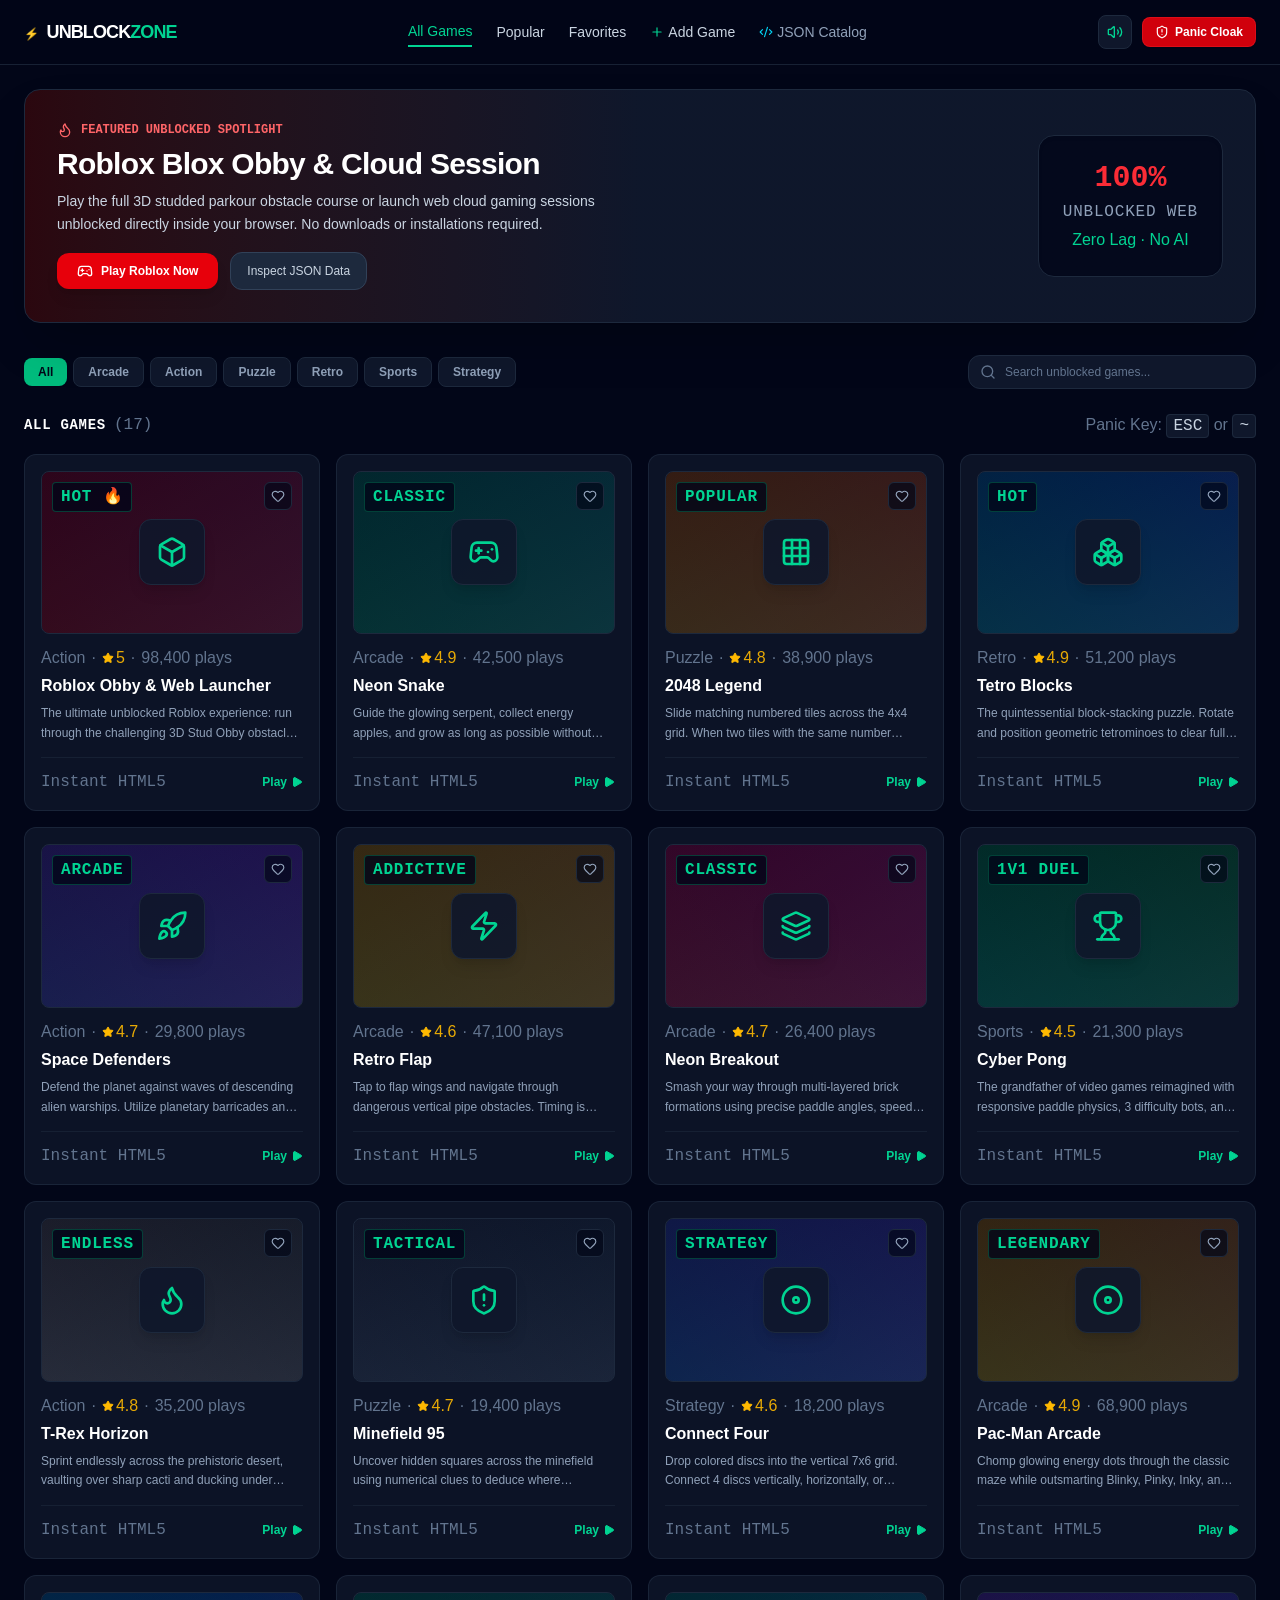
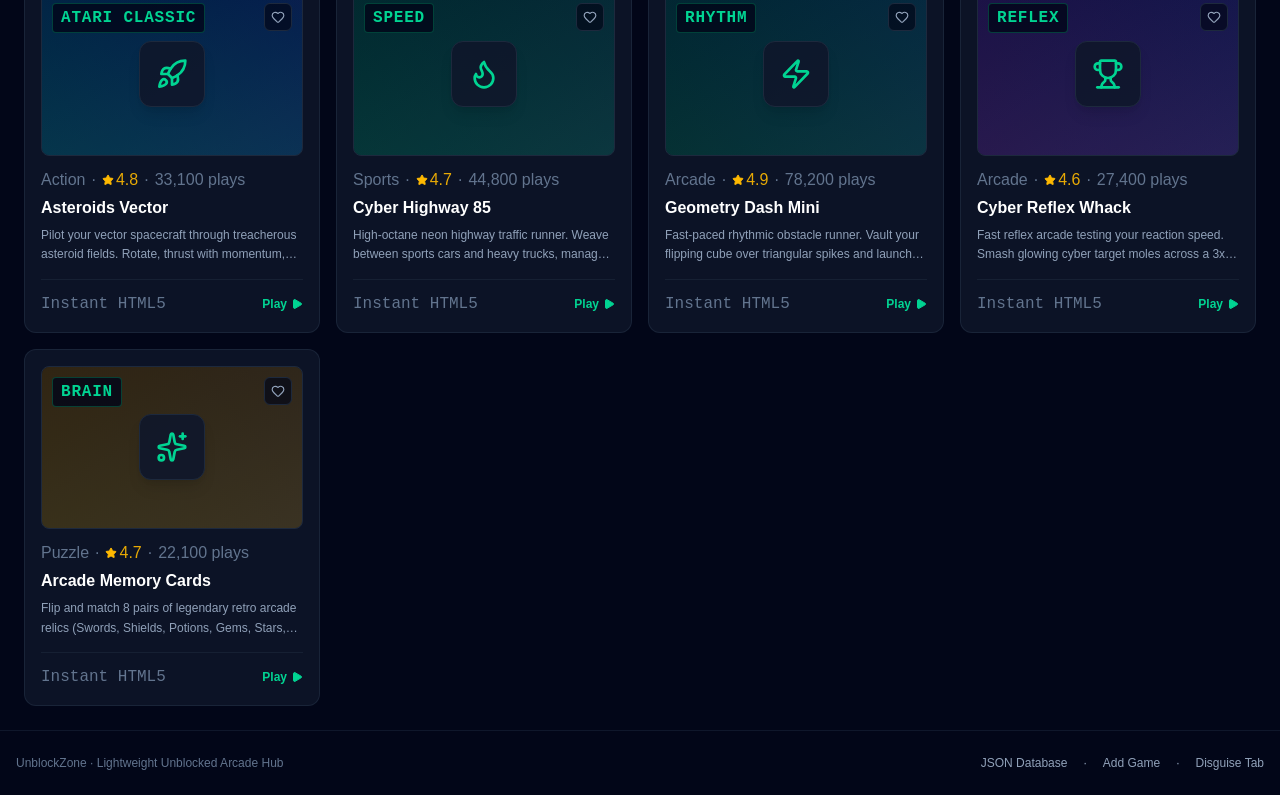
<file: docs/index.html>
<!doctype html>
<html lang="en">
  <head>
    <meta charset="UTF-8" />
    <meta name="viewport" content="width=device-width, initial-scale=1.0" />
    <title>UnblockZone - Casual & Arcade Unblocked Games</title>
    <meta name="description" content="A fast, lightweight unblocked arcade game hub with classic web games, custom JSON game registry, panic cloaking, and zero distractions." />
    <meta property="og:title" content="UnblockZone - Casual & Arcade Unblocked Games" />
    <meta property="og:description" content="A fast, lightweight unblocked arcade game hub with classic web games, custom JSON game registry, panic cloaking, and zero distractions." />
    <meta property="og:type" content="website" />
    <meta name="twitter:card" content="summary_large_image" />
    <link rel="preconnect" href="https://fonts.googleapis.com">
    <link rel="preconnect" href="https://fonts.gstatic.com" crossorigin>
    <link href="https://fonts.googleapis.com/css2?family=Plus+Jakarta+Sans:wght@400;500;600;700;800&family=Press+Start+2P&display=swap" rel="stylesheet">
    <script type="module" crossorigin src="./assets/index-DGA1xCVm.js"></script>
    <link rel="stylesheet" crossorigin href="./assets/index-Cc1DQ3J4.css">
  </head>
  <body class="bg-slate-950 text-slate-100 antialiased selection:bg-emerald-500/30 selection:text-emerald-200">
    <div id="root"></div>
    <script>
      // Fallback for static hosts (like GitHub Pages root) where unbundled JSX cannot run without Vite
      window.addEventListener('error', function (e) {
        if (e.target && e.target.tagName === 'SCRIPT' && e.target.src && e.target.src.includes('main.jsx')) {
          console.warn('Unbundled main.jsx cannot run directly on static host. Loading production bundle...');
          if (!window.location.pathname.includes('/docs/')) {
            window.location.replace('./docs/index.html' + window.location.search + window.location.hash);
          }
        }
      }, true);
    </script>
  </body>
</html>
</file>
